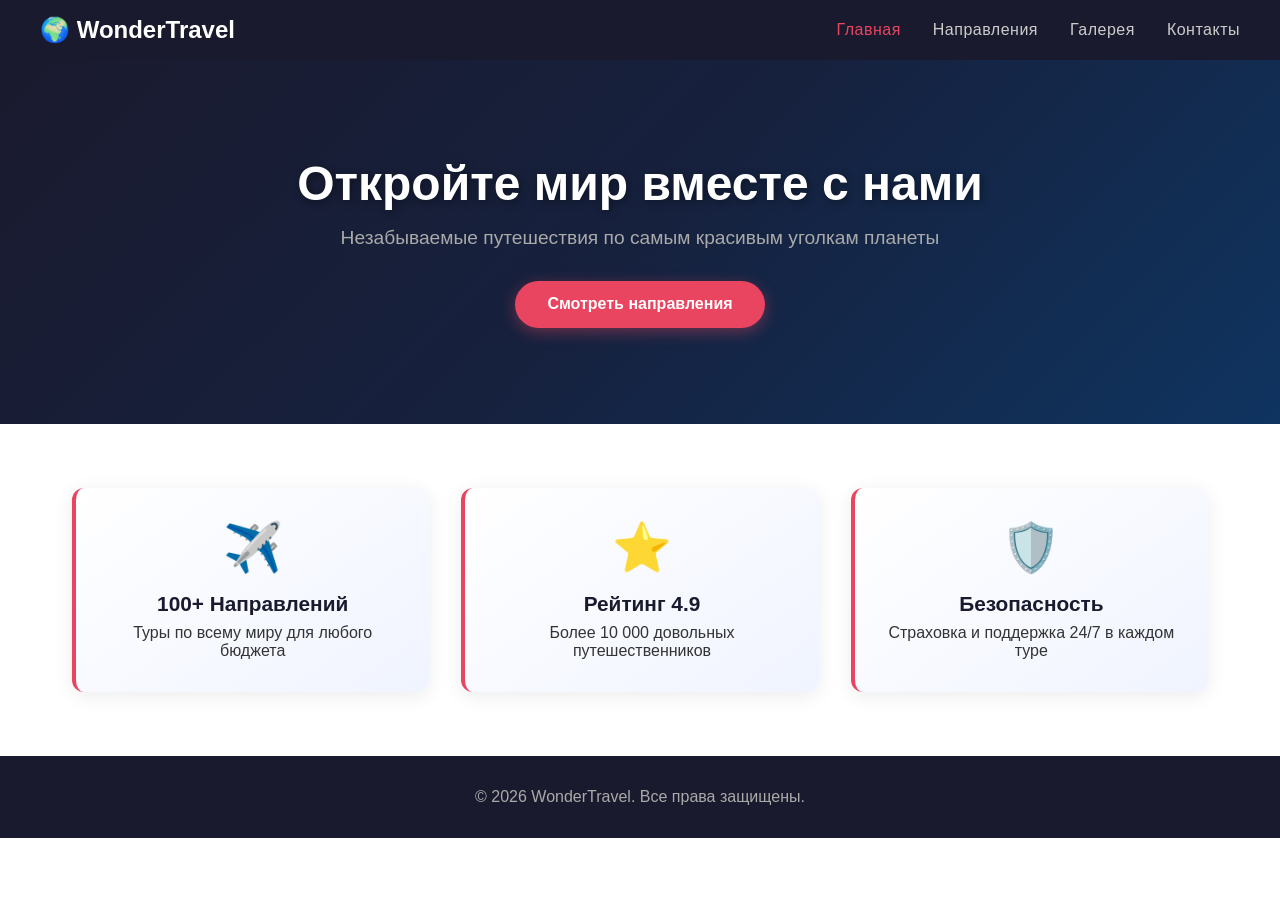
<file: index.html>
<!DOCTYPE html>
<html lang="ru">
<head>
    <meta charset="UTF-8">
    <meta name="viewport" content="width=device-width, initial-scale=1.0">
    <title>Путешествия по миру</title>
    <link rel="stylesheet" href="style.css">
</head>
<body>
    <header>
        <nav>
            <div class="logo">🌍 WonderTravel</div>
            <ul>
                <li><a href="index.html" class="active">Главная</a></li>
                <li><a href="destinations.html">Направления</a></li>
                <li><a href="gallery.html">Галерея</a></li>
                <li><a href="contact.html">Контакты</a></li>
            </ul>
        </nav>
    </header>
    <main>
        <section class="hero">
            <h1>Откройте мир вместе с нами</h1>
            <p>Незабываемые путешествия по самым красивым уголкам планеты</p>
            <a href="destinations.html" class="btn">Смотреть направления</a>
        </section>
        <section class="features">
            <div class="feature-card">
                <span class="icon">✈️</span>
                <h3>100+ Направлений</h3>
                <p>Туры по всему миру для любого бюджета</p>
            </div>
            <div class="feature-card">
                <span class="icon">⭐</span>
                <h3>Рейтинг 4.9</h3>
                <p>Более 10 000 довольных путешественников</p>
            </div>
            <div class="feature-card">
                <span class="icon">🛡️</span>
                <h3>Безопасность</h3>
                <p>Страховка и поддержка 24/7 в каждом туре</p>
            </div>
        </section>
    </main>
    <footer>
        <p>&copy; 2026 WonderTravel. Все права защищены.</p>
    </footer>
</body>
</html>
</file>
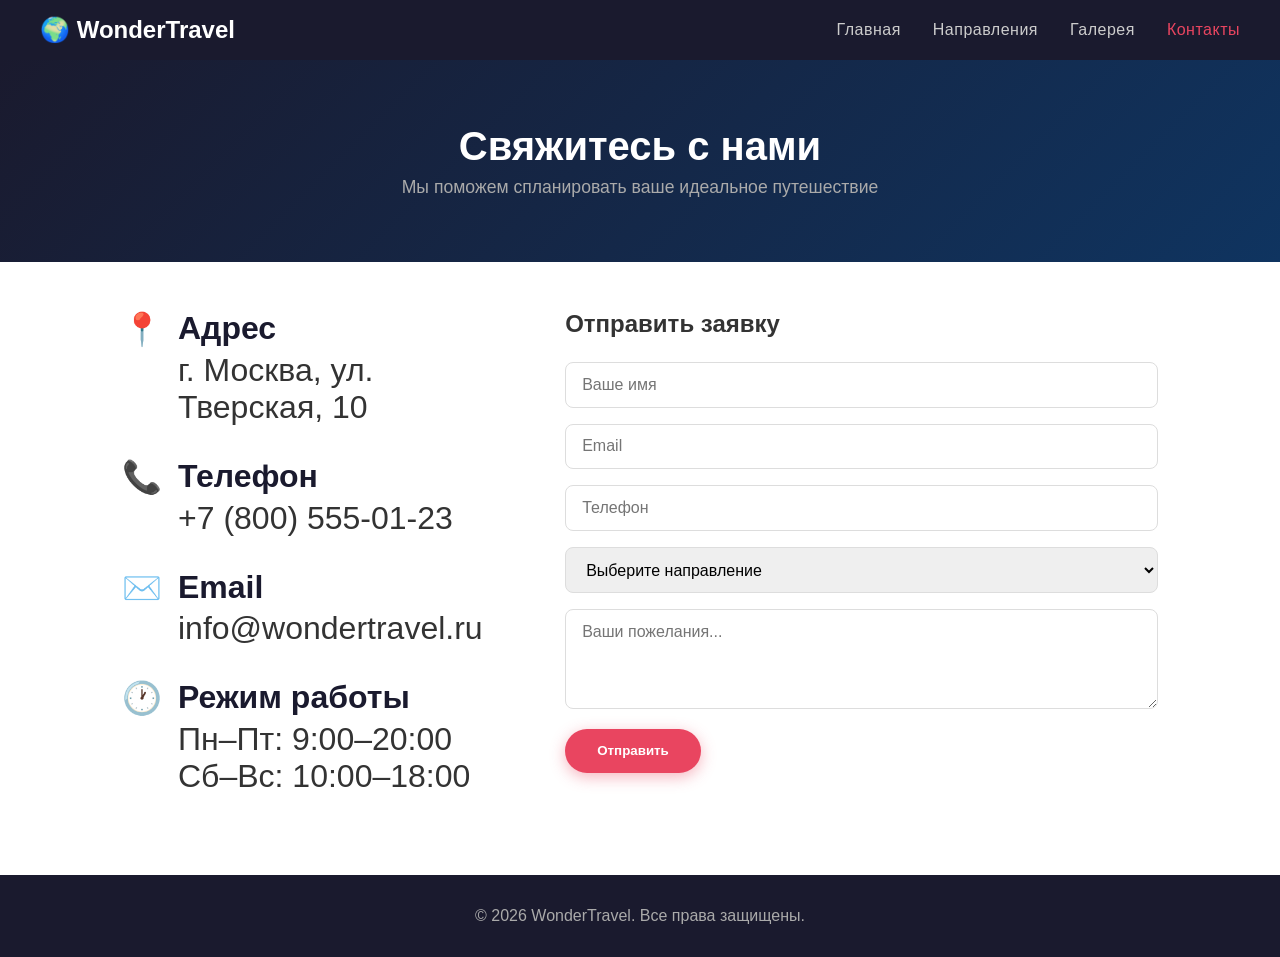
<file: contact.html>
<!DOCTYPE html>
<html lang="ru">
<head>
    <meta charset="UTF-8">
    <meta name="viewport" content="width=device-width, initial-scale=1.0">
    <title>Контакты — WonderTravel</title>
    <link rel="stylesheet" href="style.css">
</head>
<body>
    <header>
        <nav>
            <div class="logo">🌍 WonderTravel</div>
            <ul>
                <li><a href="index.html">Главная</a></li>
                <li><a href="destinations.html">Направления</a></li>
                <li><a href="gallery.html">Галерея</a></li>
                <li><a href="contact.html" class="active">Контакты</a></li>
            </ul>
        </nav>
    </header>
    <main>
        <section class="page-hero">
            <h1>Свяжитесь с нами</h1>
            <p>Мы поможем спланировать ваше идеальное путешествие</p>
        </section>
        <section class="contact-section">
            <div class="contact-info">
                <div class="contact-item"><span>📍</span><div><h4>Адрес</h4><p>г. Москва, ул. Тверская, 10</p></div></div>
                <div class="contact-item"><span>📞</span><div><h4>Телефон</h4><p>+7 (800) 555-01-23</p></div></div>
                <div class="contact-item"><span>✉️</span><div><h4>Email</h4><p>info@wondertravel.ru</p></div></div>
                <div class="contact-item"><span>🕐</span><div><h4>Режим работы</h4><p>Пн–Пт: 9:00–20:00<br>Сб–Вс: 10:00–18:00</p></div></div>
            </div>
            <form class="contact-form">
                <h2>Отправить заявку</h2>
                <input type="text" placeholder="Ваше имя" required>
                <input type="email" placeholder="Email" required>
                <input type="tel" placeholder="Телефон">
                <select>
                    <option>Выберите направление</option>
                    <option>Париж</option><option>Рим</option>
                    <option>Токио</option><option>Бали</option>
                </select>
                <textarea placeholder="Ваши пожелания..." rows="4"></textarea>
                <button type="submit" class="btn">Отправить</button>
            </form>
        </section>
    </main>
    <footer><p>&copy; 2026 WonderTravel. Все права защищены.</p></footer>
</body>
</html>
</file>
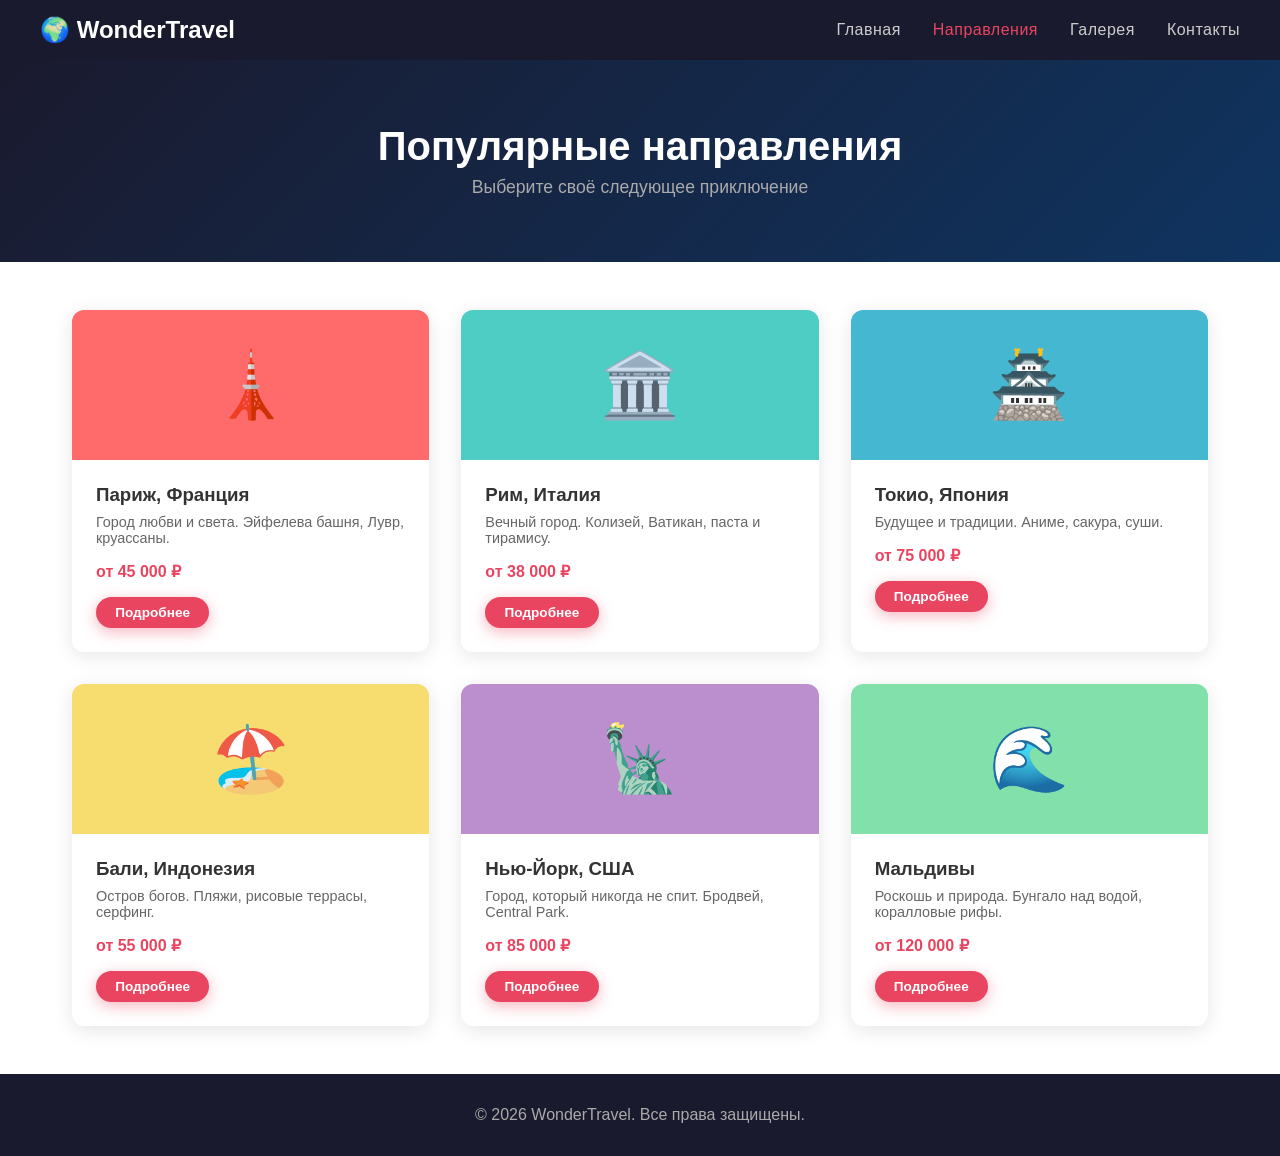
<file: destinations.html>
<!DOCTYPE html>
<html lang="ru">
<head>
    <meta charset="UTF-8">
    <meta name="viewport" content="width=device-width, initial-scale=1.0">
    <title>Направления — WonderTravel</title>
    <link rel="stylesheet" href="style.css">
</head>
<body>
    <header>
        <nav>
            <div class="logo">🌍 WonderTravel</div>
            <ul>
                <li><a href="index.html">Главная</a></li>
                <li><a href="destinations.html" class="active">Направления</a></li>
                <li><a href="gallery.html">Галерея</a></li>
                <li><a href="contact.html">Контакты</a></li>
            </ul>
        </nav>
    </header>
    <main>
        <section class="page-hero">
            <h1>Популярные направления</h1>
            <p>Выберите своё следующее приключение</p>
        </section>
        <section class="destinations-grid">
            <div class="dest-card">
                <div class="dest-img" style="background:#ff6b6b;">🗼</div>
                <div class="dest-info">
                    <h3>Париж, Франция</h3>
                    <p>Город любви и света. Эйфелева башня, Лувр, круассаны.</p>
                    <span class="price">от 45 000 ₽</span>
                    <a href="#" class="btn btn-sm">Подробнее</a>
                </div>
            </div>
            <div class="dest-card">
                <div class="dest-img" style="background:#4ecdc4;">🏛️</div>
                <div class="dest-info">
                    <h3>Рим, Италия</h3>
                    <p>Вечный город. Колизей, Ватикан, паста и тирамису.</p>
                    <span class="price">от 38 000 ₽</span>
                    <a href="#" class="btn btn-sm">Подробнее</a>
                </div>
            </div>
            <div class="dest-card">
                <div class="dest-img" style="background:#45b7d1;">🏯</div>
                <div class="dest-info">
                    <h3>Токио, Япония</h3>
                    <p>Будущее и традиции. Аниме, сакура, суши.</p>
                    <span class="price">от 75 000 ₽</span>
                    <a href="#" class="btn btn-sm">Подробнее</a>
                </div>
            </div>
            <div class="dest-card">
                <div class="dest-img" style="background:#f7dc6f;">🏖️</div>
                <div class="dest-info">
                    <h3>Бали, Индонезия</h3>
                    <p>Остров богов. Пляжи, рисовые террасы, серфинг.</p>
                    <span class="price">от 55 000 ₽</span>
                    <a href="#" class="btn btn-sm">Подробнее</a>
                </div>
            </div>
            <div class="dest-card">
                <div class="dest-img" style="background:#bb8fce;">🗽</div>
                <div class="dest-info">
                    <h3>Нью-Йорк, США</h3>
                    <p>Город, который никогда не спит. Бродвей, Central Park.</p>
                    <span class="price">от 85 000 ₽</span>
                    <a href="#" class="btn btn-sm">Подробнее</a>
                </div>
            </div>
            <div class="dest-card">
                <div class="dest-img" style="background:#82e0aa;">🌊</div>
                <div class="dest-info">
                    <h3>Мальдивы</h3>
                    <p>Роскошь и природа. Бунгало над водой, коралловые рифы.</p>
                    <span class="price">от 120 000 ₽</span>
                    <a href="#" class="btn btn-sm">Подробнее</a>
                </div>
            </div>
        </section>
    </main>
    <footer><p>&copy; 2026 WonderTravel. Все права защищены.</p></footer>
</body>
</html>
</file>
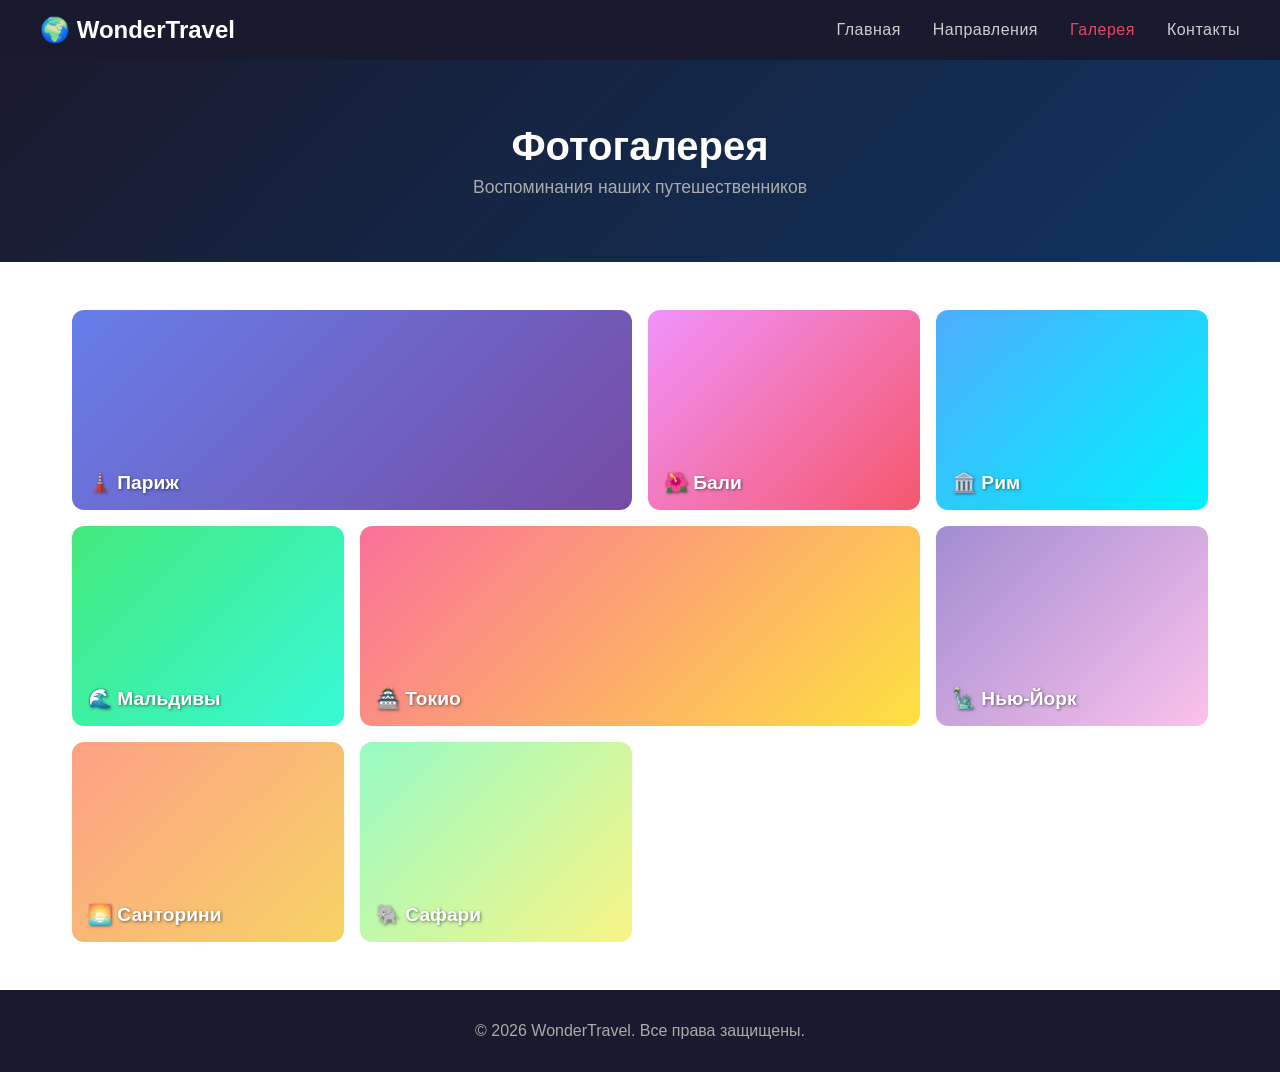
<file: gallery.html>
<!DOCTYPE html>
<html lang="ru">
<head>
    <meta charset="UTF-8">
    <meta name="viewport" content="width=device-width, initial-scale=1.0">
    <title>Галерея — WonderTravel</title>
    <link rel="stylesheet" href="style.css">
</head>
<body>
    <header>
        <nav>
            <div class="logo">🌍 WonderTravel</div>
            <ul>
                <li><a href="index.html">Главная</a></li>
                <li><a href="destinations.html">Направления</a></li>
                <li><a href="gallery.html" class="active">Галерея</a></li>
                <li><a href="contact.html">Контакты</a></li>
            </ul>
        </nav>
    </header>
    <main>
        <section class="page-hero">
            <h1>Фотогалерея</h1>
            <p>Воспоминания наших путешественников</p>
        </section>
        <section class="gallery-grid">
            <div class="gallery-item large" style="background:linear-gradient(135deg,#667eea,#764ba2)"><span>🗼 Париж</span></div>
            <div class="gallery-item" style="background:linear-gradient(135deg,#f093fb,#f5576c)"><span>🌺 Бали</span></div>
            <div class="gallery-item" style="background:linear-gradient(135deg,#4facfe,#00f2fe)"><span>🏛️ Рим</span></div>
            <div class="gallery-item" style="background:linear-gradient(135deg,#43e97b,#38f9d7)"><span>🌊 Мальдивы</span></div>
            <div class="gallery-item large" style="background:linear-gradient(135deg,#fa709a,#fee140)"><span>🏯 Токио</span></div>
            <div class="gallery-item" style="background:linear-gradient(135deg,#a18cd1,#fbc2eb)"><span>🗽 Нью-Йорк</span></div>
            <div class="gallery-item" style="background:linear-gradient(135deg,#fda085,#f6d365)"><span>🌅 Санторини</span></div>
            <div class="gallery-item" style="background:linear-gradient(135deg,#96fbc4,#f9f586)"><span>🐘 Сафари</span></div>
        </section>
    </main>
    <footer><p>&copy; 2026 WonderTravel. Все права защищены.</p></footer>
</body>
</html>
</file>
<file: style.css>
/* ============================================
   БАЗОВЫЕ СТИЛИ
   ============================================ */
* { margin: 0; padding: 0; box-sizing: border-box; }
body { font-family: 'Segoe UI', sans-serif; color: #333; }

/* Шапка и навигация */
header { background: #1a1a2e; padding: 1rem 2rem; position: sticky; top: 0; z-index: 100; }
nav { display: flex; justify-content: space-between; align-items: center; max-width: 1200px; margin: 0 auto; }
.logo { color: #fff; font-size: 1.5rem; font-weight: bold; }
nav ul { list-style: none; display: flex; gap: 2rem; }
nav ul a { color: #ccc; text-decoration: none; transition: color 0.3s; font-weight: 500; letter-spacing: 0.5px; }
nav ul a:hover, nav ul a.active { color: #e94560; }

/* Hero (главная страница) */
.hero { background: linear-gradient(135deg, #1a1a2e 0%, #16213e 50%, #0f3460 100%); color: white; text-align: center; padding: 6rem 2rem; }
.hero h1 { font-size: 3rem; margin-bottom: 1rem; text-shadow: 2px 2px 8px rgba(0,0,0,0.4); }
.hero p { font-size: 1.2rem; margin-bottom: 2rem; color: #aaa; }

/* Кнопки */
.btn { background: #e94560; color: white; padding: 0.9rem 2rem; border-radius: 30px; text-decoration: none; font-weight: bold; transition: transform 0.3s; box-shadow: 0 4px 15px rgba(233, 69, 96, 0.4); display: inline-block; border: none; cursor: pointer; }
.btn:hover { transform: scale(1.05); }
.btn-sm { padding: 0.5rem 1.2rem; font-size: 0.85rem; }

/* Карточки преимуществ */
.features { display: flex; gap: 2rem; padding: 4rem 2rem; max-width: 1200px; margin: 0 auto; }
.feature-card { flex: 1; text-align: center; padding: 2rem; border-radius: 12px; box-shadow: 0 4px 20px rgba(0,0,0,0.08); background: linear-gradient(145deg, #ffffff, #f0f4ff); border-left: 4px solid #e94560; }
.feature-card .icon { font-size: 3rem; display: block; margin-bottom: 1rem; }
.feature-card h3 { margin-bottom: 0.5rem; color: #1a1a2e; font-size: 1.3rem; }

/* Подвал */
footer { background: #1a1a2e; color: #aaa; text-align: center; padding: 2rem; }

/* ============================================
   ОБЩИЕ СТИЛИ ДЛЯ ВНУТРЕННИХ СТРАНИЦ
   ============================================ */
.page-hero { background: linear-gradient(135deg, #1a1a2e, #0f3460); color: white; text-align: center; padding: 4rem 2rem; }
.page-hero h1 { font-size: 2.5rem; margin-bottom: 0.5rem; }
.page-hero p { color: #aaa; font-size: 1.1rem; }

/* ============================================
   СТРАНИЦА: НАПРАВЛЕНИЯ
   ============================================ */
.destinations-grid { display: grid; grid-template-columns: repeat(3, 1fr); gap: 2rem; padding: 3rem 2rem; max-width: 1200px; margin: 0 auto; }
.dest-card { border-radius: 12px; overflow: hidden; box-shadow: 0 4px 20px rgba(0,0,0,0.1); transition: transform 0.3s; }
.dest-card:hover { transform: translateY(-5px); }
.dest-img { height: 150px; display: flex; align-items: center; justify-content: center; font-size: 4rem; }
.dest-info { padding: 1.5rem; }
.dest-info h3 { margin-bottom: 0.5rem; }
.dest-info p { color: #666; font-size: 0.9rem; margin-bottom: 1rem; }
.price { font-weight: bold; color: #e94560; display: block; margin-bottom: 1rem; }

/* ============================================
   СТРАНИЦА: ГАЛЕРЕЯ
   ============================================ */
.gallery-grid { display: grid; grid-template-columns: repeat(4, 1fr); grid-auto-rows: 200px; gap: 1rem; padding: 3rem 2rem; max-width: 1200px; margin: 0 auto; }
.gallery-item { border-radius: 12px; display: flex; align-items: flex-end; padding: 1rem; font-size: 1.2rem; font-weight: bold; color: white; text-shadow: 1px 1px 3px rgba(0,0,0,0.5); cursor: pointer; transition: transform 0.3s; }
.gallery-item:hover { transform: scale(1.02); }
.gallery-item.large { grid-column: span 2; }

/* ============================================
   СТРАНИЦА: КОНТАКТЫ
   ============================================ */
.contact-section { display: grid; grid-template-columns: 1fr 1.5fr; gap: 3rem; padding: 3rem 2rem; max-width: 1100px; margin: 0 auto; }
.contact-item { display: flex; gap: 1rem; align-items: flex-start; margin-bottom: 2rem; font-size: 2rem; }
.contact-item div h4 { margin-bottom: 0.3rem; color: #1a1a2e; }
.contact-form h2 { margin-bottom: 1.5rem; }
.contact-form input,
.contact-form select,
.contact-form textarea { width: 100%; padding: 0.8rem 1rem; margin-bottom: 1rem; border: 1px solid #ddd; border-radius: 8px; font-size: 1rem; font-family: 'Segoe UI', sans-serif; }
.contact-form textarea { resize: vertical; }
</file>
